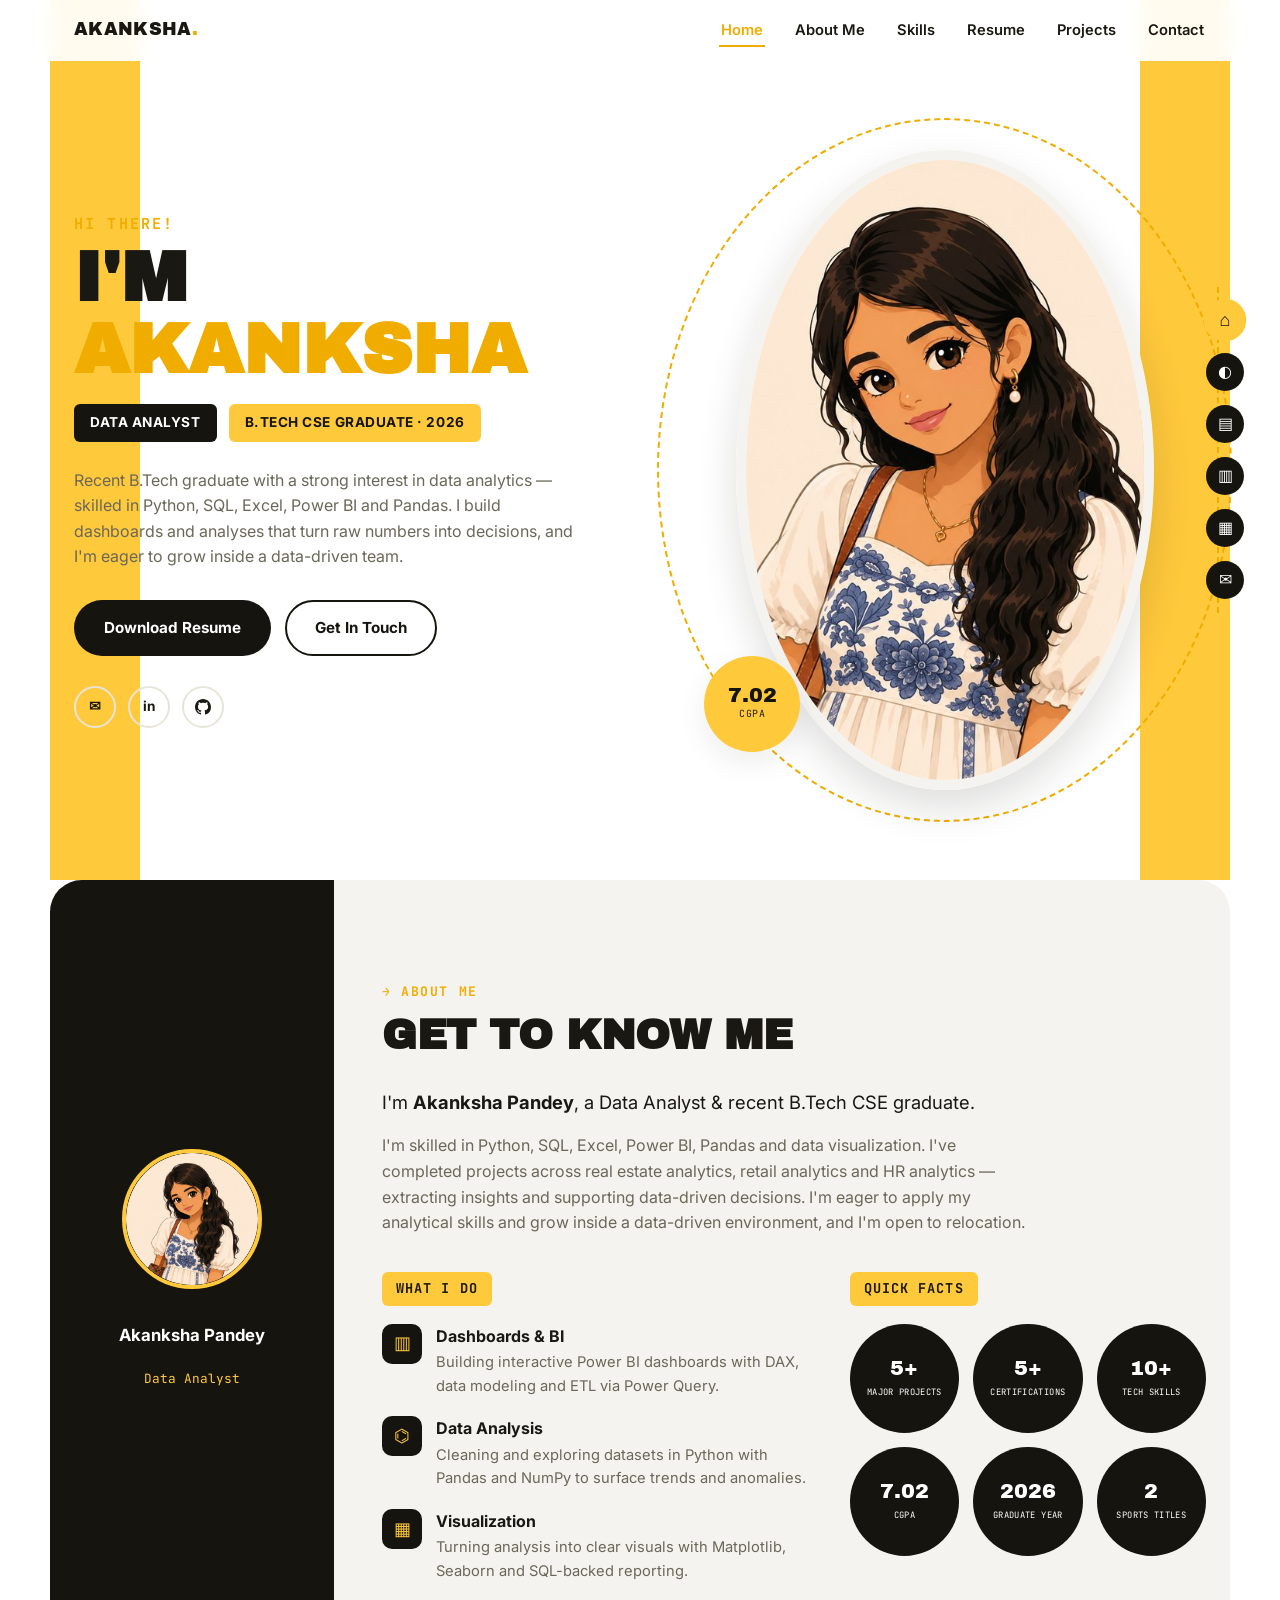
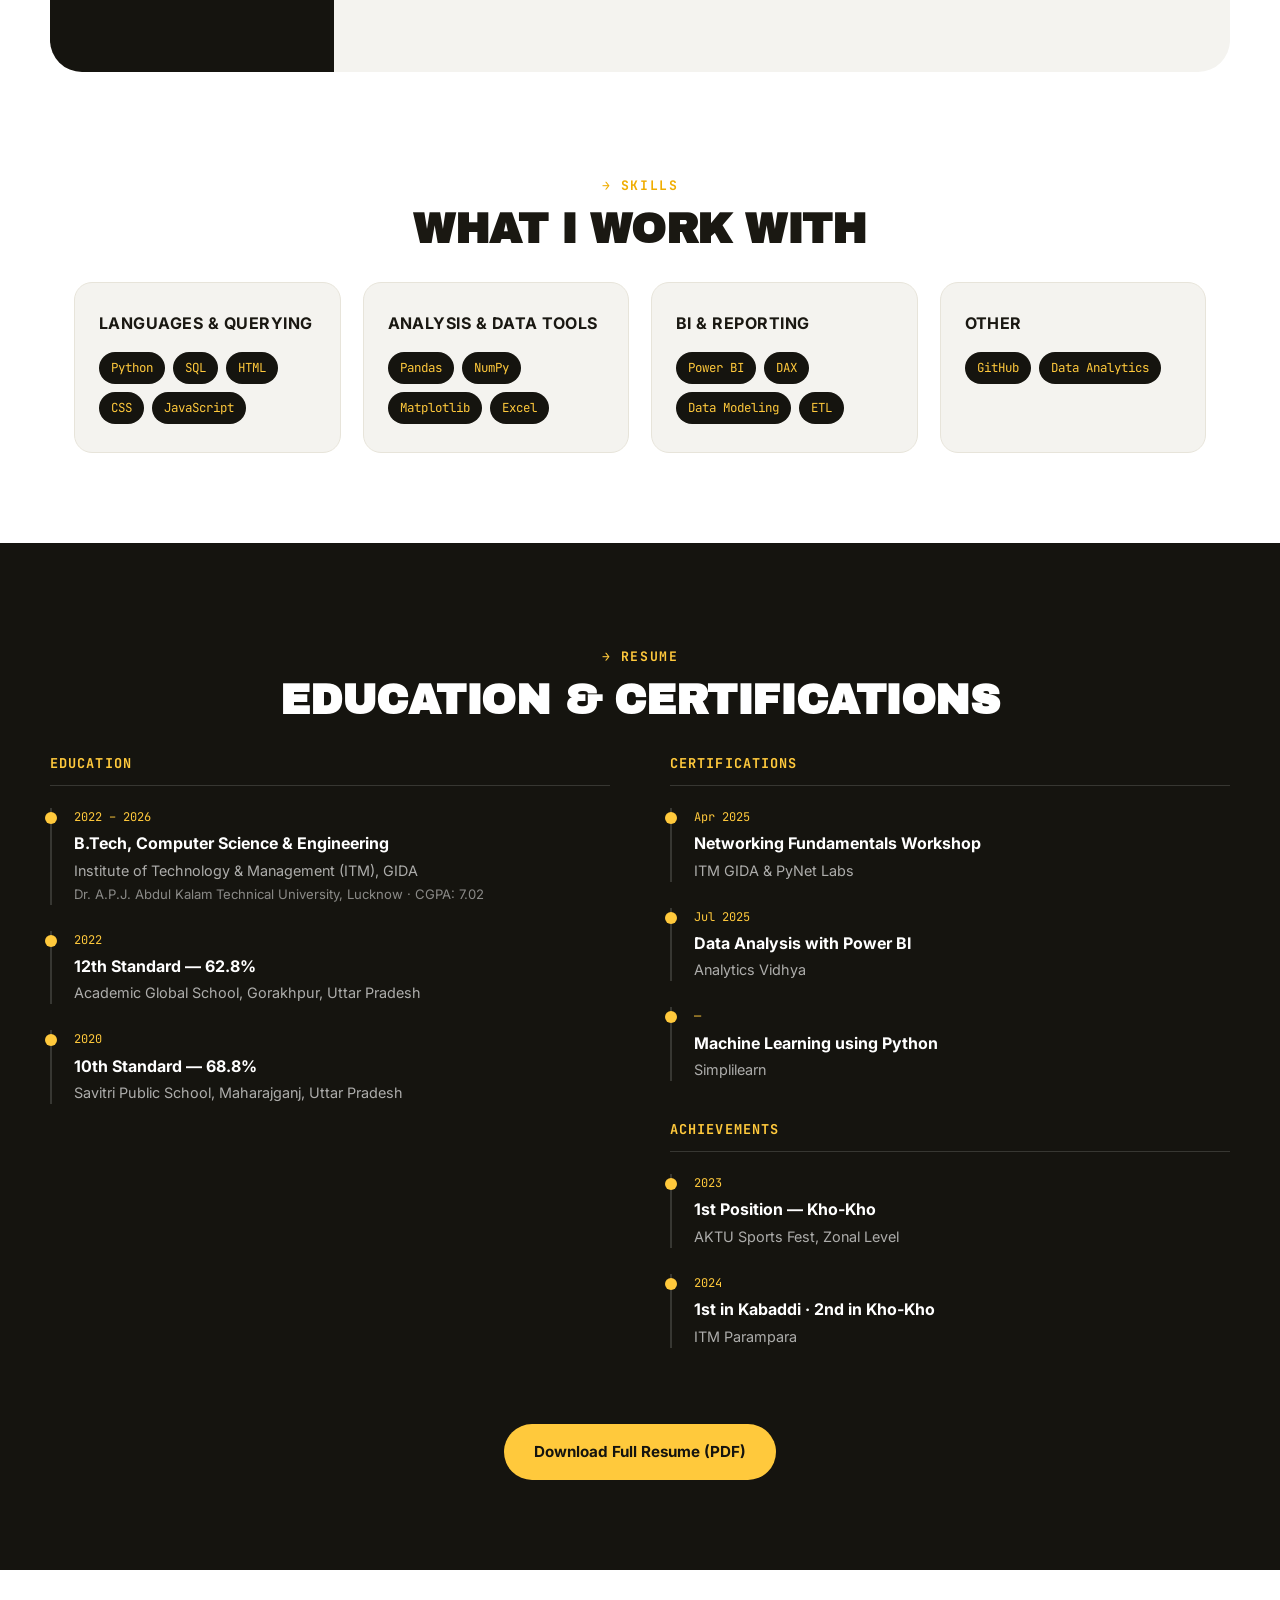
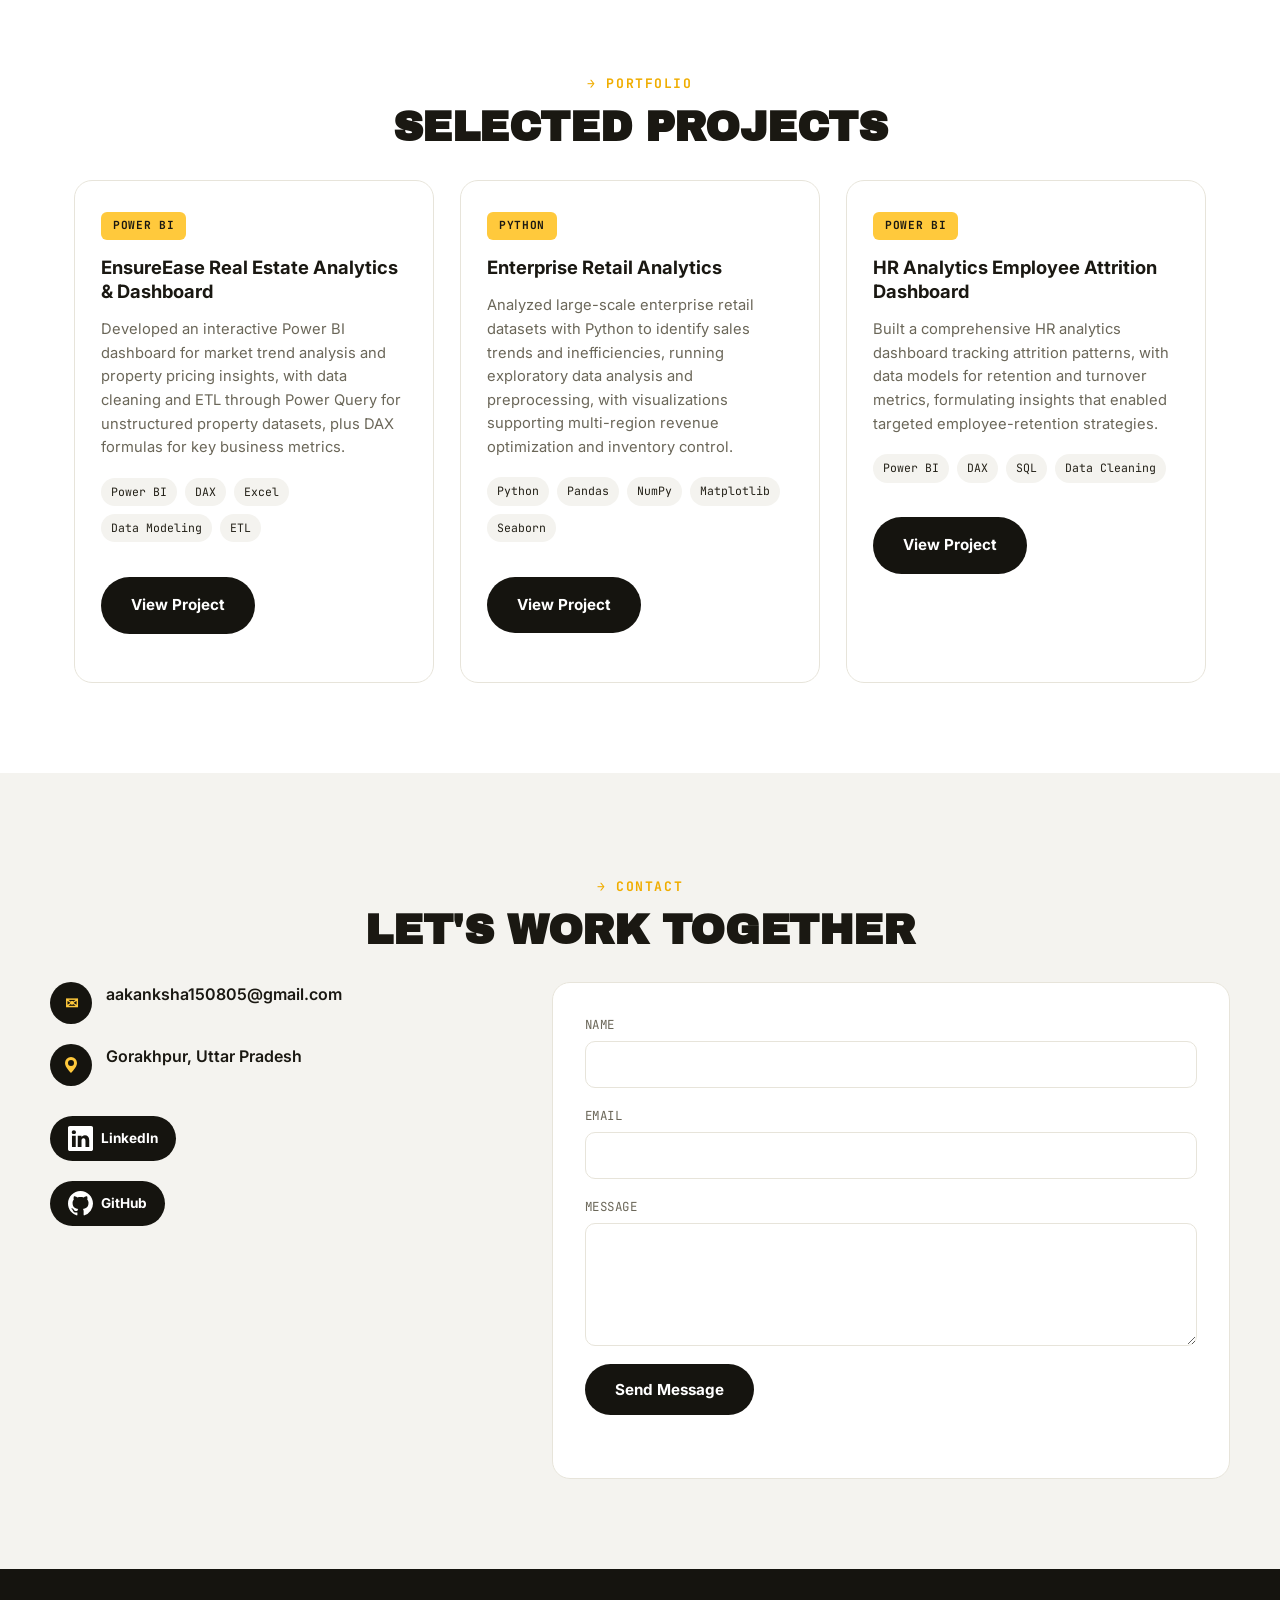
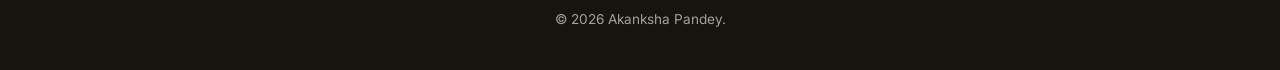
<file: index.html>
<!doctype html>
<html lang="en">
  <head>
    <meta charset="UTF-8" />
    <meta name="viewport" content="width=device-width, initial-scale=1.0" />
    <title>Akanksha Pandey | Data Analyst Portfolio</title>
    <meta
      name="description"
      content="Akanksha Pandey — Data Analyst & B.Tech CSE graduate skilled in Python, SQL, Power BI and data visualization. View projects, skills and resume."
    />
    <meta
      name="keywords"
      content="Data Analyst, Power BI, SQL, Python, Portfolio, Akanksha Pandey"
    />
    <meta name="author" content="Akanksha Pandey" />

    <!-- Open Graph -->
    <meta property="og:type" content="website" />
    <meta
      property="og:title"
      content="Akanksha Pandey | Data Analyst Portfolio"
    />
    <meta
      property="og:description"
      content="Data Analyst & B.Tech CSE graduate skilled in Python, SQL, Power BI and data visualization."
    />
    <meta property="og:image" content="assets/images/profile.jpg" />

    <link rel="icon" type="image/png" href="assets/images/favicon.png" />

    <link rel="preconnect" href="https://fonts.googleapis.com" />
    <link rel="preconnect" href="https://fonts.gstatic.com" crossorigin />
    <link
      href="https://fonts.googleapis.com/css2?family=Archivo+Black&family=Inter:wght@400;500;600;700;800&family=JetBrains+Mono:wght@400;500;700&display=swap"
      rel="stylesheet"
    />

    <link rel="stylesheet" href="css/style.css" />
  </head>
  <body>
    <!-- ===== Skip link ===== -->
    <a class="skip-link" href="#main">Skip to main content</a>

    <!-- ===== Side dot nav (decorative + functional, desktop) ===== -->
    <nav class="orbit-nav" aria-label="Section quick links">
      <ul>
        <li>
          <a
            href="#home"
            class="orbit-link active"
            data-section="home"
            aria-label="Home"
            ><span class="orbit-icon" aria-hidden="true">⌂</span></a
          >
        </li>
        <li>
          <a
            href="#about"
            class="orbit-link"
            data-section="about"
            aria-label="About"
            ><span class="orbit-icon" aria-hidden="true">◐</span></a
          >
        </li>
        <li>
          <a
            href="#skills"
            class="orbit-link"
            data-section="skills"
            aria-label="Skills"
            ><span class="orbit-icon" aria-hidden="true">▤</span></a
          >
        </li>
        <li>
          <a
            href="#resume"
            class="orbit-link"
            data-section="resume"
            aria-label="Resume"
            ><span class="orbit-icon" aria-hidden="true">▥</span></a
          >
        </li>
        <li>
          <a
            href="#projects"
            class="orbit-link"
            data-section="projects"
            aria-label="Projects"
            ><span class="orbit-icon" aria-hidden="true">▦</span></a
          >
        </li>
        <li>
          <a
            href="#contact"
            class="orbit-link"
            data-section="contact"
            aria-label="Contact"
            ><span class="orbit-icon" aria-hidden="true">✉</span></a
          >
        </li>
      </ul>
    </nav>

    <!-- ===== Header / Navbar ===== -->
    <header class="navbar" id="navbar">
      <div class="navbar__inner">
        <a href="#home" class="navbar__brand">AKANKSHA<span>.</span></a>

        <button
          class="navbar__toggle"
          id="navToggle"
          aria-label="Toggle menu"
          aria-expanded="false"
          aria-controls="navMenu"
        >
          <span></span><span></span><span></span>
        </button>

        <nav class="navbar__menu" id="navMenu" aria-label="Primary">
          <ul>
            <li>
              <a href="#home" class="nav-link" data-section="home">Home</a>
            </li>
            <li>
              <a href="#about" class="nav-link" data-section="about"
                >About Me</a
              >
            </li>
            <li>
              <a href="#skills" class="nav-link" data-section="skills"
                >Skills</a
              >
            </li>
            <li>
              <a href="#resume" class="nav-link" data-section="resume"
                >Resume</a
              >
            </li>
            <li>
              <a href="#projects" class="nav-link" data-section="projects"
                >Projects</a
              >
            </li>
            <li>
              <a href="#contact" class="nav-link" data-section="contact"
                >Contact</a
              >
            </li>
          </ul>
        </nav>
      </div>
    </header>

    <main id="main">
      <!-- ===== Hero ===== -->
      <section class="hero" id="home">
        <div class="hero__bar hero__bar--left" aria-hidden="true"></div>
        <div class="hero__bar hero__bar--right" aria-hidden="true"></div>

        <div class="hero__content">
          <p class="eyebrow">Hi there!</p>
          <h1 class="hero__name">I'm <span>Akanksha</span></h1>
          <p class="hero__title-pill">Data Analyst</p>
          <p class="hero__title-pill hero__title-pill--alt">
            B.Tech CSE Graduate · 2026
          </p>

          <p class="hero__intro">
            Recent B.Tech graduate with a strong interest in data analytics —
            skilled in Python, SQL, Excel, Power BI and Pandas. I build
            dashboards and analyses that turn raw numbers into decisions, and
            I'm eager to grow inside a data-driven team.
          </p>

          <div class="hero__cta">
            <a
              href="assets/resume/Akanksha_Pandey_Resume.pdf"
              class="btn btn--primary"
              download
              >Download Resume</a
            >
            <a href="#contact" class="btn btn--ghost">Get In Touch</a>
          </div>

          <ul class="hero__socials" aria-label="Social links">
            <li>
              <a href="mailto:aakanksha150805@gmail.com" aria-label="Email"
                >✉</a
              >
            </li>
            <li>
              <a
                href="https://www.linkedin.com/in/akanksha-pandey-1066"
                aria-label="LinkedIn"
                >in</a
              >
            </li>
            <li>
              <a href="https://github.com/akanksha1066" aria-label="GitHub">
                <svg
                  xmlns="http://www.w3.org/2000/svg"
                  width="16"
                  height="16"
                  fill="currentColor"
                  class="bi bi-github"
                  viewBox="0 0 16 16"
                >
                  <path
                    d="M8 0C3.58 0 0 3.58 0 8c0 3.54 2.29 6.53 5.47 7.59.4.07.55-.17.55-.38 0-.19-.01-.82-.01-1.49-2.01.37-2.53-.49-2.69-.94-.09-.23-.48-.94-.82-1.13-.28-.15-.68-.52-.01-.53.63-.01 1.08.58 1.23.82.72 1.21 1.87.87 2.33.66.07-.52.28-.87.51-1.07-1.78-.2-3.64-.89-3.64-3.95 0-.87.31-1.59.82-2.15-.08-.2-.36-1.02.08-2.12 0 0 .67-.21 2.2.82.64-.18 1.32-.27 2-.27s1.36.09 2 .27c1.53-1.04 2.2-.82 2.2-.82.44 1.1.16 1.92.08 2.12.51.56.82 1.27.82 2.15 0 3.07-1.87 3.75-3.65 3.95.29.25.54.73.54 1.48 0 1.07-.01 1.93-.01 2.2 0 .21.15.46.55.38A8.01 8.01 0 0 0 16 8c0-4.42-3.58-8-8-8"
                  />
                </svg>
              </a>
            </li>
          </ul>
        </div>

        <div class="hero__media">
          <div class="hero__ring" aria-hidden="true"></div>
          <img
            src="assets/images/profile.jpg"
            alt="Illustrated portrait of Akanksha Pandey"
            class="hero__photo"
            width="640"
            height="640"
            fetchpriority="high"
          />
          <div class="hero__badge">
            <span class="hero__badge-num">7.02</span>
            <span class="hero__badge-label">CGPA</span>
          </div>
        </div>
      </section>

      <!-- ===== About ===== -->
      <section class="about" id="about">
        <div class="about__sidebar">
          <img
            src="assets/images/profile.jpg"
            alt="Akanksha Pandey"
            class="about__photo"
            loading="lazy"
            width="200"
            height="200"
          />
          <p class="about__sidebar-name">Akanksha Pandey</p>
          <p class="about__sidebar-role">Data Analyst</p>
        </div>

        <div class="about__content">
          <p class="section-eyebrow">→ About Me</p>
          <h2 class="section-title">Get to know me</h2>

          <p class="about__lede">
            I'm <strong>Akanksha Pandey</strong>, a Data Analyst &amp; recent
            B.Tech CSE graduate.
          </p>
          <p class="about__text">
            I'm skilled in Python, SQL, Excel, Power BI, Pandas and data
            visualization. I've completed projects across real estate analytics,
            retail analytics and HR analytics — extracting insights and
            supporting data-driven decisions. I'm eager to apply my analytical
            skills and grow inside a data-driven environment, and I'm open to
            relocation.
          </p>

          <div class="about__grid">
            <div class="about__do">
              <h3>What I Do</h3>
              <ul class="do-list">
                <li>
                  <span class="do-icon" aria-hidden="true">▥</span>
                  <div>
                    <p class="do-title">Dashboards &amp; BI</p>
                    <p class="do-desc">
                      Building interactive Power BI dashboards with DAX, data
                      modeling and ETL via Power Query.
                    </p>
                  </div>
                </li>
                <li>
                  <span class="do-icon" aria-hidden="true">⌬</span>
                  <div>
                    <p class="do-title">Data Analysis</p>
                    <p class="do-desc">
                      Cleaning and exploring datasets in Python with Pandas and
                      NumPy to surface trends and anomalies.
                    </p>
                  </div>
                </li>
                <li>
                  <span class="do-icon" aria-hidden="true">▦</span>
                  <div>
                    <p class="do-title">Visualization</p>
                    <p class="do-desc">
                      Turning analysis into clear visuals with Matplotlib,
                      Seaborn and SQL-backed reporting.
                    </p>
                  </div>
                </li>
              </ul>
            </div>

            <div class="about__facts">
              <h3>Quick Facts</h3>
              <div class="fact-grid">
                <div class="fact-circle">
                  <span class="fact-num">5+</span
                  ><span class="fact-label">Major Projects</span>
                </div>
                <div class="fact-circle">
                  <span class="fact-num">5+</span
                  ><span class="fact-label">Certifications</span>
                </div>
                <div class="fact-circle">
                  <span class="fact-num">10+</span
                  ><span class="fact-label">Tech Skills</span>
                </div>
                <div class="fact-circle">
                  <span class="fact-num">7.02</span
                  ><span class="fact-label">CGPA</span>
                </div>
                <div class="fact-circle">
                  <span class="fact-num">2026</span
                  ><span class="fact-label">Graduate Year</span>
                </div>
                <div class="fact-circle">
                  <span class="fact-num">2</span
                  ><span class="fact-label">Sports Titles</span>
                </div>
              </div>
            </div>
          </div>
        </div>
      </section>

      <!-- ===== Skills ===== -->
      <section class="skills" id="skills">
        <p class="section-eyebrow section-eyebrow--center">→ Skills</p>
        <h2 class="section-title section-title--center">What I work with</h2>

        <div class="skills__grid">
          <div class="skill-card">
            <h3>Languages &amp; Querying</h3>
            <div class="badge-row">
              <span class="badge">Python</span>
              <span class="badge">SQL</span>
              <span class="badge">HTML</span>
              <span class="badge">CSS</span>
              <span class="badge">JavaScript</span>
            </div>
          </div>
          <div class="skill-card">
            <h3>Analysis &amp; Data Tools</h3>
            <div class="badge-row">
              <span class="badge">Pandas</span>
              <span class="badge">NumPy</span>
              <span class="badge">Matplotlib</span>
              <span class="badge">Excel</span>
            </div>
          </div>
          <div class="skill-card">
            <h3>BI &amp; Reporting</h3>
            <div class="badge-row">
              <span class="badge">Power BI</span>
              <span class="badge">DAX</span>
              <span class="badge">Data Modeling</span>
              <span class="badge">ETL</span>
            </div>
          </div>
          <div class="skill-card">
            <h3>Other</h3>
            <div class="badge-row">
              <span class="badge">GitHub</span>
              <span class="badge">Data Analytics</span>
            </div>
          </div>
        </div>
      </section>

      <!-- ===== Resume (Education + Certifications) ===== -->
      <section class="resume" id="resume">
        <p class="section-eyebrow section-eyebrow--center">→ Resume</p>
        <h2 class="section-title section-title--center">
          Education &amp; Certifications
        </h2>

        <div class="resume__columns">
          <div class="timeline">
            <h3 class="timeline__heading">Education</h3>

            <div class="timeline__item">
              <span class="timeline__date">2022 – 2026</span>
              <p class="timeline__title">
                B.Tech, Computer Science &amp; Engineering
              </p>
              <p class="timeline__org">
                Institute of Technology &amp; Management (ITM), GIDA
              </p>
              <p class="timeline__meta">
                Dr. A.P.J. Abdul Kalam Technical University, Lucknow · CGPA:
                7.02
              </p>
            </div>

            <div class="timeline__item">
              <span class="timeline__date">2022</span>
              <p class="timeline__title">12th Standard — 62.8%</p>
              <p class="timeline__org">
                Academic Global School, Gorakhpur, Uttar Pradesh
              </p>
            </div>

            <div class="timeline__item">
              <span class="timeline__date">2020</span>
              <p class="timeline__title">10th Standard — 68.8%</p>
              <p class="timeline__org">
                Savitri Public School, Maharajganj, Uttar Pradesh
              </p>
            </div>
          </div>

          <div class="timeline">
            <h3 class="timeline__heading">Certifications</h3>

            <div class="timeline__item">
              <span class="timeline__date">Apr 2025</span>
              <p class="timeline__title">Networking Fundamentals Workshop</p>
              <p class="timeline__org">ITM GIDA &amp; PyNet Labs</p>
            </div>

            <div class="timeline__item">
              <span class="timeline__date">Jul 2025</span>
              <p class="timeline__title">Data Analysis with Power BI</p>
              <p class="timeline__org">Analytics Vidhya</p>
            </div>

            <div class="timeline__item">
              <span class="timeline__date">—</span>
              <p class="timeline__title">Machine Learning using Python</p>
              <p class="timeline__org">Simplilearn</p>
            </div>

            <h3 class="timeline__heading timeline__heading--spaced">
              Achievements
            </h3>

            <div class="timeline__item">
              <span class="timeline__date">2023</span>
              <p class="timeline__title">1st Position — Kho-Kho</p>
              <p class="timeline__org">AKTU Sports Fest, Zonal Level</p>
            </div>

            <div class="timeline__item">
              <span class="timeline__date">2024</span>
              <p class="timeline__title">1st in Kabaddi · 2nd in Kho-Kho</p>
              <p class="timeline__org">ITM Parampara</p>
            </div>
          </div>
        </div>

        <div class="resume__download">
          <a
            href="assets/resume/Akanksha_Pandey_Resume.pdf"
            class="btn btn--primary"
            download
            >Download Full Resume (PDF)</a
          >
        </div>
      </section>

      <!-- ===== Projects ===== -->
      <section class="projects" id="projects">
        <p class="section-eyebrow section-eyebrow--center">→ Portfolio</p>
        <h2 class="section-title section-title--center">Selected Projects</h2>

        <div class="projects__grid">
          <article class="project-card">
            <div class="project-card__tag">Power BI</div>
            <h3>EnsureEase Real Estate Analytics &amp; Dashboard</h3>
            <p>
              Developed an interactive Power BI dashboard for market trend
              analysis and property pricing insights, with data cleaning and ETL
              through Power Query for unstructured property datasets, plus DAX
              formulas for key business metrics.
            </p>
            <div class="project-card__tech">
              <span>Power BI</span><span>DAX</span><span>Excel</span
              ><span>Data Modeling</span><span>ETL</span>
            </div>
            <p style="padding-top: 20px">
              <a
                href="https://github.com/akanksha1066/EnsureEase-Real-Estate-Dashboard"
                class="btn btn--primary"
                >View Project</a
              >
            </p>
          </article>

          <article class="project-card">
            <div class="project-card__tag">Python</div>
            <h3>Enterprise Retail Analytics</h3>
            <p>
              Analyzed large-scale enterprise retail datasets with Python to
              identify sales trends and inefficiencies, running exploratory data
              analysis and preprocessing, with visualizations supporting
              multi-region revenue optimization and inventory control.
            </p>
            <div class="project-card__tech">
              <span>Python</span><span>Pandas</span><span>NumPy</span
              ><span>Matplotlib</span><span>Seaborn</span>
            </div>
            <p style="padding-top: 20px">
              <a
                href="https://github.com/akanksha1066/enterprise-retail-analytics"
                class="btn btn--primary"
                >View Project</a
              >
            </p>
          </article>

          <article class="project-card">
            <div class="project-card__tag">Power BI</div>
            <h3>HR Analytics Employee Attrition Dashboard</h3>
            <p>
              Built a comprehensive HR analytics dashboard tracking attrition
              patterns, with data models for retention and turnover metrics,
              formulating insights that enabled targeted employee-retention
              strategies.
            </p>
            <div class="project-card__tech">
              <span>Power BI</span><span>DAX</span><span>SQL</span
              ><span>Data Cleaning</span>
            </div>

            <p style="padding-top: 20px">
              <a
                href="https://github.com/akanksha1066/HR-Analytics-Employee-Attrition-Dashboard-PowerBI"
                class="btn btn--primary"
                >View Project</a
              >
            </p>
          </article>
        </div>
      </section>

      <!-- ===== Contact ===== -->
      <section class="contact" id="contact">
        <p class="section-eyebrow section-eyebrow--center">→ Contact</p>
        <h2 class="section-title section-title--center">Let's work together</h2>

        <div class="contact__grid">
          <div class="contact__info">
            <ul>
              <li>
                <span class="contact__icon" aria-hidden="true">✉</span
                ><a href="mailto:aakanksha150805@gmail.com"
                  >aakanksha150805@gmail.com</a
                >
              </li>
              <li>
                <span class="contact__icon" aria-hidden="true">
                <svg xmlns="http://www.w3.org/2000/svg" width="16" height="16" fill="currentColor" class="bi bi-geo-alt-fill" viewBox="0 0 16 16">
  <path d="M8 16s6-5.686 6-10A6 6 0 0 0 2 6c0 4.314 6 10 6 10m0-7a3 3 0 1 1 0-6 3 3 0 0 1 0 6"/>
</svg>  
                </span
                ><span class="contact__text">Gorakhpur, Uttar Pradesh</span>
              </li>
            </ul>
            <ul class="contact__socials">
              <li>
                <a
                  href="https://www.linkedin.com/in/akanksha-pandey-9a814134a"
                  aria-label="LinkedIn"
                  style="display: flex; align-items: center; gap: 8px;"
                  >
                  <svg xmlns="http://www.w3.org/2000/svg" width="25" height="25" fill="currentColor" class="bi bi-linkedin" viewBox="0 0 16 16">
  <path d="M0 1.146C0 .513.526 0 1.175 0h13.65C15.474 0 16 .513 16 1.146v13.708c0 .633-.526 1.146-1.175 1.146H1.175C.526 16 0 15.487 0 14.854zm4.943 12.248V6.169H2.542v7.225zm-1.2-8.212c.837 0 1.358-.554 1.358-1.248-.015-.709-.52-1.248-1.342-1.248S2.4 3.226 2.4 3.934c0 .694.521 1.248 1.327 1.248zm4.908 8.212V9.359c0-.216.016-.432.08-.586.173-.431.568-.878 1.232-.878.869 0 1.216.662 1.216 1.634v3.865h2.401V9.25c0-2.22-1.184-3.252-2.764-3.252-1.274 0-1.845.7-2.165 1.193v.025h-.016l.016-.025V6.169h-2.4c.03.678 0 7.225 0 7.225z"/>
</svg>
                  LinkedIn</a
                >
              </li>
              <li>
                <a href="https://github.com/akanksha1066" style="display: flex; align-items: center; gap: 8px;" aria-label="GitHub">
                  <svg
                    xmlns="http://www.w3.org/2000/svg"
                    width="25"
                    height="25"
                    fill="currentColor"
                    class="bi bi-github"
                    viewBox="0 0 16 16"
                  >
                    <path
                      d="M8 0C3.58 0 0 3.58 0 8c0 3.54 2.29 6.53 5.47 7.59.4.07.55-.17.55-.38 0-.19-.01-.82-.01-1.49-2.01.37-2.53-.49-2.69-.94-.09-.23-.48-.94-.82-1.13-.28-.15-.68-.52-.01-.53.63-.01 1.08.58 1.23.82.72 1.21 1.87.87 2.33.66.07-.52.28-.87.51-1.07-1.78-.2-3.64-.89-3.64-3.95 0-.87.31-1.59.82-2.15-.08-.2-.36-1.02.08-2.12 0 0 .67-.21 2.2.82.64-.18 1.32-.27 2-.27s1.36.09 2 .27c1.53-1.04 2.2-.82 2.2-.82.44 1.1.16 1.92.08 2.12.51.56.82 1.27.82 2.15 0 3.07-1.87 3.75-3.65 3.95.29.25.54.73.54 1.48 0 1.07-.01 1.93-.01 2.2 0 .21.15.46.55.38A8.01 8.01 0 0 0 16 8c0-4.42-3.58-8-8-8"
                    />
                  </svg>
                  GitHub
                </a>
              </li>
            </ul>
          </div>

          <form
            onsubmit="
              sendMail();
              return false;
            "
            class="contact__form"
            id="contactForm"
            novalidate
          >
            <div class="form-row">
              <label for="name">Name</label>
              <input
                type="text"
                id="name"
                name="name"
                required
                autocomplete="name"
              />
            </div>
            <div class="form-row">
              <label for="email">Email</label>
              <input
                type="email"
                id="email"
                name="email"
                required
                autocomplete="email"
              />
            </div>
            <div class="form-row">
              <label for="message">Message</label>
              <textarea
                id="message"
                name="message"
                rows="5"
                required
              ></textarea>
            </div>
            <button type="submit" class="btn btn--primary">Send Message</button>
            <p
              class="form-status"
              id="formStatus"
              role="status"
              aria-live="polite"
            ></p>
          </form>
        </div>
      </section>
    </main>

    <footer class="footer">
      <p>© <span id="year"></span> Akanksha Pandey.</p>
    </footer>

    <button class="back-to-top" id="backToTop" aria-label="Back to top">
      ↑
    </button>

    <script src="js/script.js"></script>
  </body>
</html>
</file>
<file: css/style.css>
/* ============================================
   TOKENS
   ============================================ */
:root {
  --color-bg: #ffffff;
  --color-surface: #f4f3ef;
  --color-dark: #15140f;
  --color-dark-soft: #232017;
  --color-accent: #ffc93c;
  --color-accent-dark: #f0ad00;
  --color-text: #1a1812;
  --color-muted: #6b6759;
  --color-border: #e7e4da;

  --font-display: 'Archivo Black', 'Arial Black', sans-serif;
  --font-body: 'Inter', -apple-system, BlinkMacSystemFont, sans-serif;
  --font-mono: 'JetBrains Mono', 'Courier New', monospace;

  --radius-sm: 10px;
  --radius-md: 18px;
  --radius-lg: 32px;

  --shadow-card: 0 10px 30px rgba(21, 20, 15, 0.08);
  --shadow-card-hover: 0 18px 40px rgba(21, 20, 15, 0.14);

  --transition: 220ms cubic-bezier(0.4, 0, 0.2, 1);
  --container: 1180px;
}

@media (prefers-reduced-motion: reduce) {
  *, *::before, *::after {
    animation-duration: 0.001ms !important;
    animation-iteration-count: 1 !important;
    transition-duration: 0.001ms !important;
    scroll-behavior: auto !important;
  }
}

/* ============================================
   RESET
   ============================================ */
*, *::before, *::after { box-sizing: border-box; }
html { scroll-behavior: smooth; }
body {
  margin: 0;
  font-family: var(--font-body);
  color: var(--color-text);
  background: var(--color-bg);
  line-height: 1.6;
  overflow-x: hidden;
}
img { max-width: 100%; display: block; }
a { color: inherit; text-decoration: none; }
ul { list-style: none; margin: 0; padding: 0; }
h1, h2, h3, h4 { margin: 0; }
button { font-family: inherit; cursor: pointer; }
input, textarea { font-family: inherit; }

.skip-link {
  position: absolute;
  left: -999px;
  top: 0;
  background: var(--color-dark);
  color: #fff;
  padding: 12px 20px;
  z-index: 999;
  border-radius: 0 0 8px 0;
}
.skip-link:focus {
  left: 0;
}

:focus-visible {
  outline: 3px solid var(--color-accent-dark);
  outline-offset: 3px;
}

/* ============================================
   SECTION TITLES (shared)
   ============================================ */
.section-eyebrow {
  font-family: var(--font-mono);
  text-transform: uppercase;
  letter-spacing: 0.12em;
  font-size: 0.82rem;
  font-weight: 700;
  color: var(--color-accent-dark);
  margin-bottom: 10px;
}
.section-eyebrow--center { text-align: center; }
.section-title {
  font-family: var(--font-display);
  font-size: clamp(1.8rem, 4vw, 2.6rem);
  line-height: 1.15;
  margin-bottom: 28px;
  text-transform: uppercase;
  letter-spacing: -0.01em;
}
.section-title--center { text-align: center; }

/* ============================================
   BUTTONS
   ============================================ */
.btn {
  display: inline-flex;
  align-items: center;
  justify-content: center;
  gap: 8px;
  padding: 14px 28px;
  border-radius: 999px;
  font-weight: 700;
  font-size: 0.95rem;
  border: 2px solid transparent;
  transition: transform var(--transition), background var(--transition), color var(--transition), box-shadow var(--transition);
  cursor: pointer;
}
.btn--primary {
  background: var(--color-dark);
  color: #fff;
}
.btn--primary:hover {
  background: var(--color-accent-dark);
  color: var(--color-dark);
  transform: translateY(-2px);
  box-shadow: var(--shadow-card-hover);
}
.btn--ghost {
  background: transparent;
  color: var(--color-dark);
  border-color: var(--color-dark);
}
.btn--ghost:hover {
  background: var(--color-dark);
  color: #fff;
  transform: translateY(-2px);
}

/* ============================================
   ORBIT SIDE NAV (decorative dotted-arc nav, desktop only)
   ============================================ */
.orbit-nav {
  position: fixed;
  right: 28px;
  top: 50%;
  transform: translateY(-50%);
  z-index: 60;
  display: none;
}
.orbit-nav ul {
  display: flex;
  flex-direction: column;
  gap: 14px;
  padding: 14px 8px;
  border-left: 2px dashed var(--color-accent-dark);
}
.orbit-link {
  display: flex;
  align-items: center;
  justify-content: center;
  width: 38px;
  height: 38px;
  border-radius: 50%;
  background: var(--color-dark);
  color: #fff;
  font-size: 1rem;
  transition: background var(--transition), transform var(--transition);
  margin-left: -21px;
}
.orbit-link:hover,
.orbit-link.active {
  background: var(--color-accent);
  color: var(--color-dark);
  transform: scale(1.12);
}

@media (min-width: 1080px) {
  .orbit-nav { display: block; }
}

/* ============================================
   NAVBAR
   ============================================ */
.navbar {
  position: fixed;
  top: 0;
  left: 0;
  right: 0;
  z-index: 80;
  background: rgba(255, 255, 255, 0.92);
  backdrop-filter: blur(10px);
  border-bottom: 1px solid transparent;
  transition: border-color var(--transition), box-shadow var(--transition);
}
.navbar.is-scrolled {
  border-bottom-color: var(--color-border);
  box-shadow: 0 4px 18px rgba(21,20,15,0.05);
}
.navbar__inner {
  max-width: var(--container);
  margin: 0 auto;
  padding: 16px 24px;
  display: flex;
  align-items: center;
  justify-content: space-between;
}
.navbar__brand {
  font-family: var(--font-display);
  font-size: 1.1rem;
  letter-spacing: 0.02em;
}
.navbar__brand span { color: var(--color-accent-dark); }

.navbar__menu ul {
  display: flex;
  gap: 28px;
}
.nav-link {
  font-weight: 600;
  font-size: 0.92rem;
  position: relative;
  padding: 6px 2px;
  transition: color var(--transition);
}
.nav-link::after {
  content: "";
  position: absolute;
  left: 0;
  bottom: -2px;
  width: 0;
  height: 2px;
  background: var(--color-accent-dark);
  transition: width var(--transition);
}
.nav-link:hover { color: var(--color-accent-dark); }
.nav-link:hover::after,
.nav-link.active::after { width: 100%; }
.nav-link.active { color: var(--color-accent-dark); }

.navbar__toggle {
  display: none;
  flex-direction: column;
  justify-content: center;
  gap: 5px;
  width: 38px;
  height: 38px;
  background: transparent;
  border: none;
}
.navbar__toggle span {
  display: block;
  width: 24px;
  height: 2px;
  background: var(--color-dark);
  transition: transform var(--transition), opacity var(--transition);
}
.navbar__toggle[aria-expanded="true"] span:nth-child(1) { transform: translateY(7px) rotate(45deg); }
.navbar__toggle[aria-expanded="true"] span:nth-child(2) { opacity: 0; }
.navbar__toggle[aria-expanded="true"] span:nth-child(3) { transform: translateY(-7px) rotate(-45deg); }

@media (max-width: 860px) {
  .navbar__toggle { display: flex; }
  .navbar__menu {
    position: fixed;
    top: 64px;
    left: 0;
    right: 0;
    background: #fff;
    border-bottom: 1px solid var(--color-border);
    max-height: 0;
    overflow: hidden;
    transition: max-height var(--transition);
  }
  .navbar__menu.is-open { max-height: 480px; }
  .navbar__menu ul {
    flex-direction: column;
    gap: 0;
    padding: 8px 24px 20px;
  }
  .navbar__menu li { border-bottom: 1px solid var(--color-border); }
  .nav-link { display: block; padding: 14px 2px; }
}

/* ============================================
   HERO
   ============================================ */
.hero {
  position: relative;
  display: grid;
  grid-template-columns: 1.05fr 0.95fr;
  align-items: center;
  gap: 32px;
  max-width: var(--container);
  margin: 0 auto;
  padding: 150px 24px 90px;
  min-height: 90vh;
}
.hero__bar {
  position: absolute;
  top: 0;
  bottom: 0;
  width: 90px;
  background: var(--color-accent);
  z-index: -1;
}
.hero__bar--left { left: 0; }
.hero__bar--right { right: 0; }
@media (max-width: 1240px) {
  .hero__bar { width: 40px; }
}
@media (max-width: 860px) {
  .hero__bar { display: none; }
}

.eyebrow {
  font-family: var(--font-mono);
  text-transform: uppercase;
  letter-spacing: 0.14em;
  font-weight: 700;
  color: var(--color-accent-dark);
  font-size: 0.95rem;
  margin: 0 0 6px;
  animation: fadeInUp 0.6s ease forwards;
}
.hero__name {
  font-family: var(--font-display);
  font-size: clamp(2.6rem, 6vw, 4.4rem);
  line-height: 1.02;
  text-transform: uppercase;
  margin-bottom: 18px;
  animation: fadeInUp 0.6s ease 0.08s forwards;
}
.hero__name span { color: var(--color-accent-dark); }

.hero__title-pill {
  display: inline-block;
  background: var(--color-dark);
  color: #fff;
  font-weight: 700;
  font-size: 0.85rem;
  letter-spacing: 0.04em;
  text-transform: uppercase;
  padding: 8px 16px;
  border-radius: 6px;
  margin: 0 8px 8px 0;
  animation: fadeInUp 0.6s ease 0.16s forwards;
}
.hero__title-pill--alt {
  background: var(--color-accent);
  color: var(--color-dark);
}

.hero__intro {
  max-width: 50ch;
  color: var(--color-muted);
  margin: 18px 0 30px;
  animation: fadeInUp 0.6s ease 0.24s forwards;
}

.hero__cta {
  display: flex;
  flex-wrap: wrap;
  gap: 14px;
  margin-bottom: 30px;
  animation: fadeInUp 0.6s ease 0.32s forwards;
}

.hero__socials {
  display: flex;
  gap: 12px;
  animation: fadeInUp 0.6s ease 0.4s forwards;
}
.hero__socials a {
  width: 42px;
  height: 42px;
  border-radius: 50%;
  border: 2px solid var(--color-border);
  display: flex;
  align-items: center;
  justify-content: center;
  font-weight: 700;
  font-size: 0.85rem;
  transition: border-color var(--transition), background var(--transition), color var(--transition), transform var(--transition);
}
.hero__socials a:hover {
  background: var(--color-accent);
  border-color: var(--color-accent);
  color: var(--color-dark);
  transform: translateY(-3px);
}

.hero__media {
  position: relative;
  display: flex;
  align-items: center;
  justify-content: center;
}
.hero__ring {
  position: absolute;
  width: 110%;
  height: 110%;
  border: 2px dashed var(--color-accent-dark);
  border-radius: 50%;
  animation: spin 40s linear infinite;
}
.hero__photo {
  position: relative;
  width: min(420px, 80%);
  aspect-ratio: 1 / 1;
  border-radius: 50%;
  object-fit: cover;
  border: 10px solid var(--color-surface);
  box-shadow: var(--shadow-card-hover);
}
.hero__badge {
  position: absolute;
  bottom: 6%;
  left: 4%;
  background: var(--color-accent);
  border-radius: 50%;
  width: 96px;
  height: 96px;
  display: flex;
  flex-direction: column;
  align-items: center;
  justify-content: center;
  box-shadow: var(--shadow-card);
  animation: fadeInUp 0.6s ease 0.5s forwards;
}
.hero__badge-num {
  font-family: var(--font-display);
  font-size: 1.3rem;
  color: var(--color-dark);
  line-height: 1;
}
.hero__badge-label {
  font-family: var(--font-mono);
  font-size: 0.62rem;
  text-transform: uppercase;
  letter-spacing: 0.06em;
  color: var(--color-dark-soft);
}

@media (max-width: 860px) {
  .hero {
    grid-template-columns: 1fr;
    text-align: center;
    padding-top: 120px;
  }
  .hero__cta, .hero__socials, .hero__title-pill { justify-content: center; }
  .hero__cta { justify-content: center; }
  .hero__socials { justify-content: center; }
  .hero__intro { margin-left: auto; margin-right: auto; }
  .hero__media { order: -1; margin-bottom: 20px; }
  .hero__photo { width: min(300px, 70%); }
  .hero__media {
    display: none; /* Add this */
  }
}

@keyframes fadeInUp {
  from { opacity: 0; transform: translateY(16px); }
  to { opacity: 1; transform: translateY(0); }
}
@keyframes fadeIn {
  from { opacity: 0; }
  to { opacity: 1; }
}
@keyframes spin {
  from { transform: rotate(0deg); }
  to { transform: rotate(360deg); }
}

/* ============================================
   ABOUT
   ============================================ */
.about {
  max-width: var(--container);
  margin: 0 auto;
  padding: 80px 24px;
  display: grid;
  grid-template-columns: 260px 1fr;
  gap: 0;
  background: var(--color-surface);
  border-radius: var(--radius-lg);
}
.about__sidebar {
  background: var(--color-dark);
  color: #fff;
  border-radius: var(--radius-lg) 0 0 var(--radius-lg);
  display: flex;
  flex-direction: column;
  align-items: center;
  justify-content: center;
  padding: 40px 20px;
  margin: -80px 0 -80px -24px;
}
.about__photo {
  width: 140px;
  height: 140px;
  border-radius: 50%;
  object-fit: cover;
  border: 4px solid var(--color-accent);
  margin-bottom: 16px;
}
.about__sidebar-name {
  font-weight: 700;
  font-size: 1.05rem;
}
.about__sidebar-role {
  font-family: var(--font-mono);
  font-size: 0.8rem;
  color: var(--color-accent);
  margin-top: 4px;
}

.about__content { padding: 8px 0 8px 48px; }
.about__lede {
  font-size: 1.15rem;
  margin-bottom: 10px;
}
.about__text {
  color: var(--color-muted);
  max-width: 65ch;
  margin-bottom: 36px;
}

.about__grid {
  display: grid;
  grid-template-columns: 1.2fr 1fr;
  gap: 40px;
}

.about__do h3, .about__facts h3 {
  font-family: var(--font-mono);
  text-transform: uppercase;
  letter-spacing: 0.08em;
  font-size: 0.85rem;
  background: var(--color-accent);
  display: inline-block;
  padding: 6px 14px;
  border-radius: 6px;
  margin-bottom: 18px;
}

.do-list { display: flex; flex-direction: column; gap: 18px; }
.do-list li { display: flex; gap: 14px; align-items: flex-start; }
.do-icon {
  flex-shrink: 0;
  width: 40px;
  height: 40px;
  background: var(--color-dark);
  color: var(--color-accent);
  border-radius: 10px;
  display: flex;
  align-items: center;
  justify-content: center;
  font-size: 1.1rem;
}
.do-title { font-weight: 700; margin: 0 0 2px; }
.do-desc { color: var(--color-muted); font-size: 0.92rem; margin: 0; }

.fact-grid {
  display: grid;
  grid-template-columns: repeat(3, 1fr);
  gap: 14px;
}
.fact-circle {
  background: var(--color-dark);
  color: #fff;
  border-radius: 50%;
  aspect-ratio: 1 / 1;
  display: flex;
  flex-direction: column;
  align-items: center;
  justify-content: center;
  text-align: center;
  padding: 10px;
  transition: transform var(--transition), background var(--transition);
}
.fact-circle:hover {
  background: var(--color-accent-dark);
  color: var(--color-dark);
  transform: translateY(-4px);
}
.fact-num {
  font-family: var(--font-display);
  font-size: 1.3rem;
  line-height: 1;
}
.fact-label {
  font-family: var(--font-mono);
  font-size: 0.55rem;
  text-transform: uppercase;
  letter-spacing: 0.04em;
  margin-top: 6px;
}

@media (max-width: 900px) {
  .about { grid-template-columns: 1fr; padding: 32px 16px; border-radius: var(--radius-md); }
  .about__sidebar { border-radius: var(--radius-md) var(--radius-md) 0 0; margin: -32px -16px 0; }
  .about__content { padding: 32px 0 0; }
  .about__grid { grid-template-columns: 1fr; gap: 32px; }
  .fact-grid { grid-template-columns: repeat(3, 1fr); }
}

/* ============================================
   SKILLS
   ============================================ */
.skills {
  max-width: var(--container);
  margin: 0 auto;
  padding: 90px 24px;
}
.skills__grid {
  display: grid;
  grid-template-columns: repeat(auto-fit, minmax(240px, 1fr));
  gap: 22px;
}
.skill-card {
  background: var(--color-surface);
  border-radius: var(--radius-md);
  padding: 28px 24px;
  border: 1px solid var(--color-border);
  transition: transform var(--transition), box-shadow var(--transition), border-color var(--transition);
}
.skill-card:hover {
  transform: translateY(-6px);
  box-shadow: var(--shadow-card-hover);
  border-color: var(--color-accent-dark);
}
.skill-card h3 {
  font-size: 1rem;
  margin-bottom: 16px;
  text-transform: uppercase;
  letter-spacing: 0.03em;
}
.badge-row { display: flex; flex-wrap: wrap; gap: 8px; }
.badge {
  background: var(--color-dark);
  color: var(--color-accent);
  font-family: var(--font-mono);
  font-size: 0.78rem;
  padding: 6px 12px;
  border-radius: 999px;
  transition: background var(--transition), color var(--transition);
}
.skill-card:hover .badge { background: var(--color-accent-dark); color: var(--color-dark); }

/* ============================================
   RESUME / TIMELINE
   ============================================ */
.resume {
  background: var(--color-dark);
  color: #fff;
  padding: 90px 24px;
}
.resume .section-eyebrow { color: var(--color-accent); }
.resume__columns {
  max-width: var(--container);
  margin: 0 auto;
  display: grid;
  grid-template-columns: 1fr 1fr;
  gap: 60px;
}
.timeline__heading {
  font-family: var(--font-mono);
  text-transform: uppercase;
  letter-spacing: 0.08em;
  font-size: 0.85rem;
  color: var(--color-accent);
  margin-bottom: 22px;
  padding-bottom: 10px;
  border-bottom: 1px solid rgba(255,255,255,0.15);
}
.timeline__heading--spaced { margin-top: 38px; }
.timeline__item {
  position: relative;
  padding-left: 22px;
  margin-bottom: 26px;
  border-left: 2px solid rgba(255,255,255,0.15);
}
.timeline__item::before {
  content: "";
  position: absolute;
  left: -7px;
  top: 4px;
  width: 12px;
  height: 12px;
  border-radius: 50%;
  background: var(--color-accent);
}
.timeline__date {
  font-family: var(--font-mono);
  font-size: 0.75rem;
  color: var(--color-accent);
  display: block;
  margin-bottom: 4px;
}
.timeline__title { font-weight: 700; margin: 0 0 2px; }
.timeline__org { color: rgba(255,255,255,0.65); font-size: 0.9rem; margin: 0; }
.timeline__meta { color: rgba(255,255,255,0.5); font-size: 0.82rem; margin: 2px 0 0; }

.resume__download {
  max-width: var(--container);
  margin: 50px auto 0;
  text-align: center;
}
.resume .btn--primary { background: var(--color-accent); color: var(--color-dark); }
.resume .btn--primary:hover { background: #fff; }

@media (max-width: 760px) {
  .resume__columns { grid-template-columns: 1fr; gap: 40px; }
}

/* ============================================
   PROJECTS
   ============================================ */
.projects {
  max-width: var(--container);
  margin: 0 auto;
  padding: 90px 24px;
}
.projects__grid {
  display: grid;
  grid-template-columns: repeat(auto-fit, minmax(300px, 1fr));
  gap: 26px;
}
.project-card {
  background: #fff;
  border: 1px solid var(--color-border);
  border-radius: var(--radius-md);
  padding: 30px 26px;
  transition: transform var(--transition), box-shadow var(--transition);
}
.project-card:hover {
  transform: translateY(-8px);
  box-shadow: var(--shadow-card-hover);
}
.project-card__tag {
  display: inline-block;
  background: var(--color-accent);
  font-family: var(--font-mono);
  font-size: 0.7rem;
  text-transform: uppercase;
  letter-spacing: 0.06em;
  font-weight: 700;
  padding: 5px 12px;
  border-radius: 6px;
  margin-bottom: 16px;
}
.project-card h3 {
  font-size: 1.15rem;
  margin-bottom: 12px;
  line-height: 1.3;
}
.project-card p {
  color: var(--color-muted);
  font-size: 0.92rem;
  margin-bottom: 18px;
}
.project-card__tech {
  display: flex;
  flex-wrap: wrap;
  gap: 8px;
}
.project-card__tech span {
  font-family: var(--font-mono);
  font-size: 0.72rem;
  background: var(--color-surface);
  padding: 5px 10px;
  border-radius: 999px;
  color: var(--color-dark-soft);
}

/* ============================================
   CONTACT
   ============================================ */
.contact {
  background: var(--color-surface);
  padding: 90px 24px;
}
.contact__grid {
  max-width: var(--container);
  margin: 0 auto;
  display: grid;
  grid-template-columns: 0.8fr 1.2fr;
  gap: 50px;
}
.contact__info ul { display: flex; flex-direction: column; gap: 20px; margin-bottom: 30px; }
.contact__info li {
  display: flex;
  align-items: flex-start;
  gap: 14px;
  font-weight: 600;
}
.contact__info li span.contact__icon {
  width: 42px;
  height: 42px;
  border-radius: 50%;
  background: var(--color-dark);
  color: var(--color-accent);
  display: flex;
  align-items: center;
  justify-content: center;
  flex-shrink: 0;
}
.contact__text { flex: 1; }
.contact__socials { display: flex; flex-direction: row; gap: 12px; }
.contact__socials a {
  padding: 10px 18px;
  border-radius: 999px;
  background: var(--color-dark);
  color: #fff;
  font-size: 0.85rem;
  font-weight: 700;
  transition: background var(--transition), transform var(--transition);
}
.contact__socials a:hover { background: var(--color-accent-dark); color: var(--color-dark); transform: translateY(-2px); }

.contact__form {
  background: #fff;
  border-radius: var(--radius-md);
  padding: 32px;
  border: 1px solid var(--color-border);
}
.form-row { margin-bottom: 18px; display: flex; flex-direction: column; gap: 6px; }
.form-row label {
  font-family: var(--font-mono);
  font-size: 0.78rem;
  text-transform: uppercase;
  letter-spacing: 0.04em;
  color: var(--color-muted);
}
.form-row input, .form-row textarea {
  padding: 13px 14px;
  border-radius: 10px;
  border: 1.5px solid var(--color-border);
  font-size: 0.95rem;
  transition: border-color var(--transition), box-shadow var(--transition);
  resize: vertical;
}
.form-row input:focus, .form-row textarea:focus {
  border-color: var(--color-accent-dark);
  box-shadow: 0 0 0 3px rgba(240, 173, 0, 0.18);
  outline: none;
}
.form-status {
  margin: 14px 0 0;
  font-size: 0.88rem;
  font-weight: 600;
  min-height: 1.2em;
}
.form-status.success { color: #2a7a3b; }
.form-status.error { color: #c0392b; }

@media (max-width: 800px) {
  .contact__grid { grid-template-columns: 1fr; }
}

/* ============================================
   FOOTER
   ============================================ */
.footer {
  background: var(--color-dark);
  color: rgba(255,255,255,0.6);
  text-align: center;
  padding: 26px 24px;
  font-size: 0.85rem;
}

/* ============================================
   BACK TO TOP
   ============================================ */
.back-to-top {
  position: fixed;
  bottom: 26px;
  right: 26px;
  width: 46px;
  height: 46px;
  border-radius: 50%;
  background: var(--color-dark);
  color: var(--color-accent);
  border: none;
  font-size: 1.2rem;
  display: flex;
  align-items: center;
  justify-content: center;
  opacity: 0;
  pointer-events: none;
  transform: translateY(10px);
  transition: opacity var(--transition), transform var(--transition), background var(--transition);
  z-index: 70;
}
.back-to-top.is-visible {
  opacity: 1;
  pointer-events: auto;
  transform: translateY(0);
}
.back-to-top:hover { background: var(--color-accent-dark); color: var(--color-dark); }

/* ============================================
   SCROLL REVEAL
   ============================================ */
.reveal {
  opacity: 0;
  transform: translateY(24px);
  transition: opacity 0.7s ease, transform 0.7s ease;
}
.reveal.is-visible {
  opacity: 1;
  transform: translateY(0);
}
</file>
